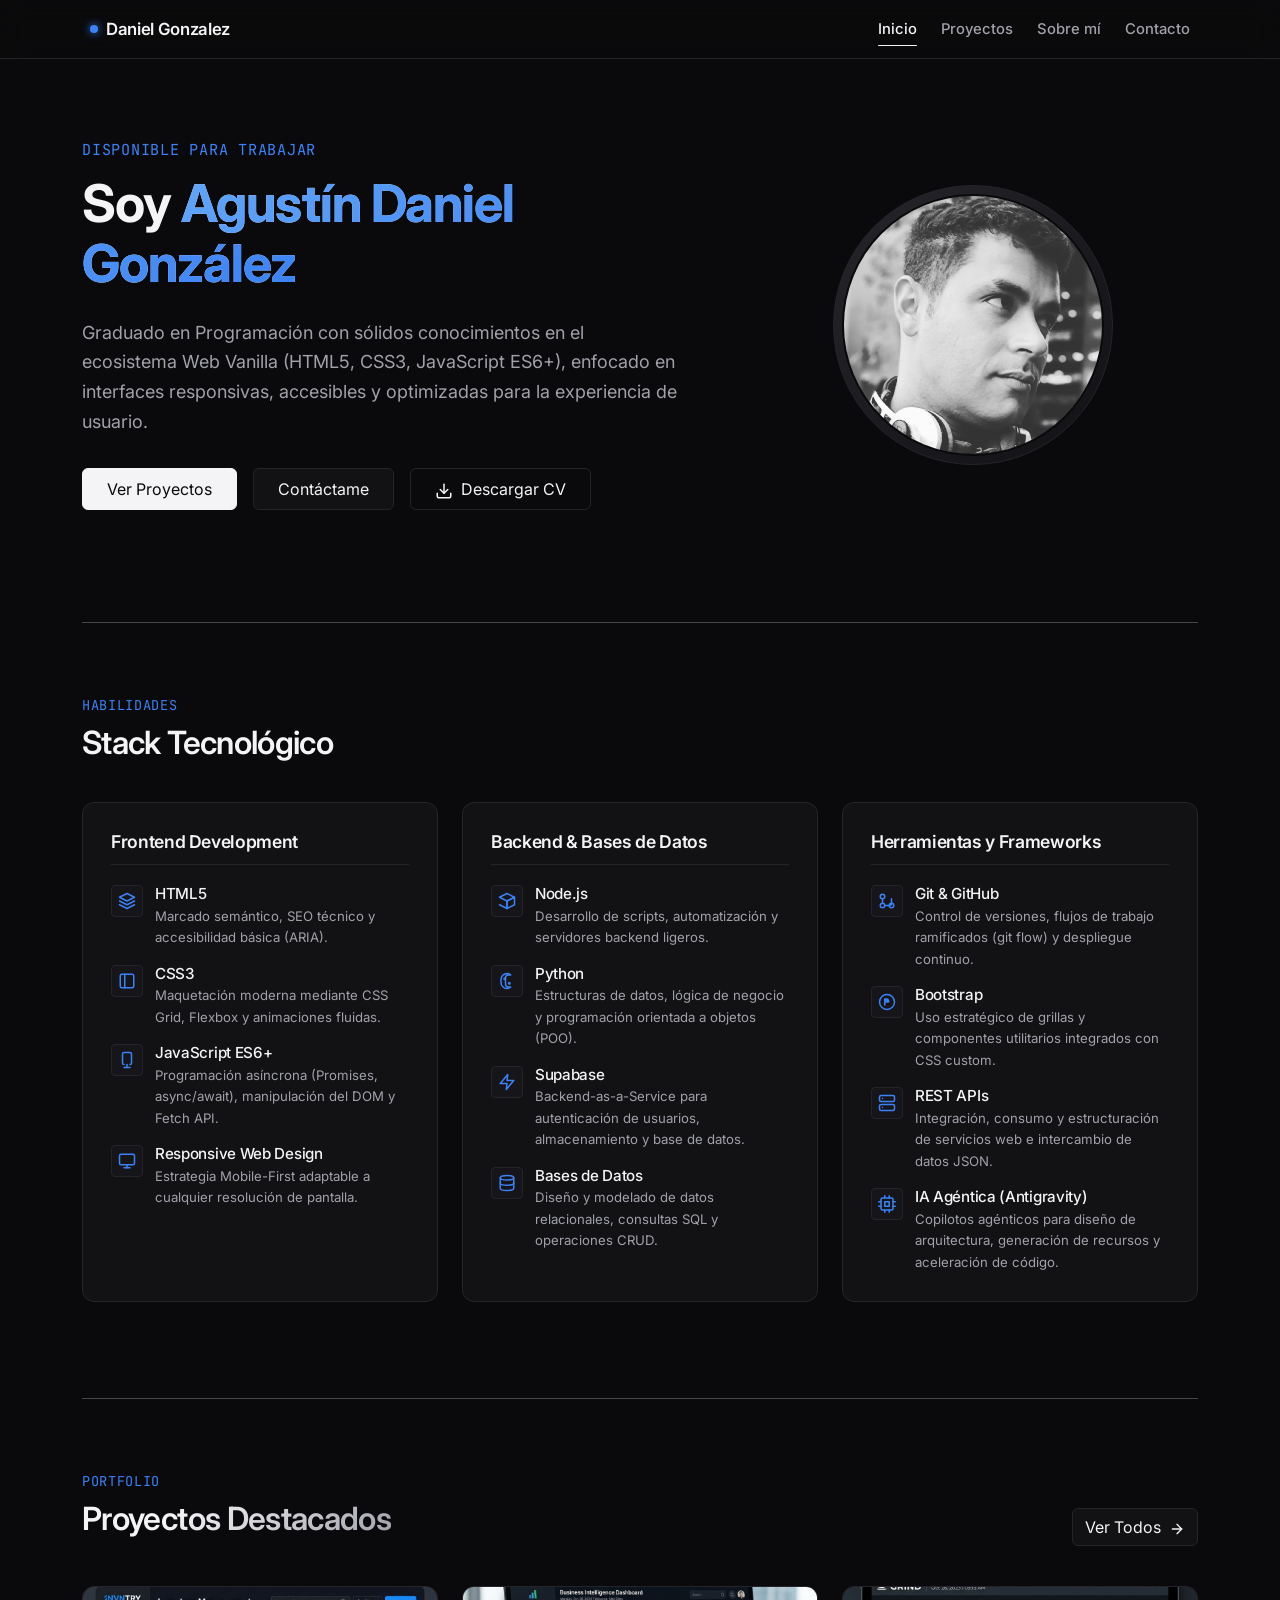
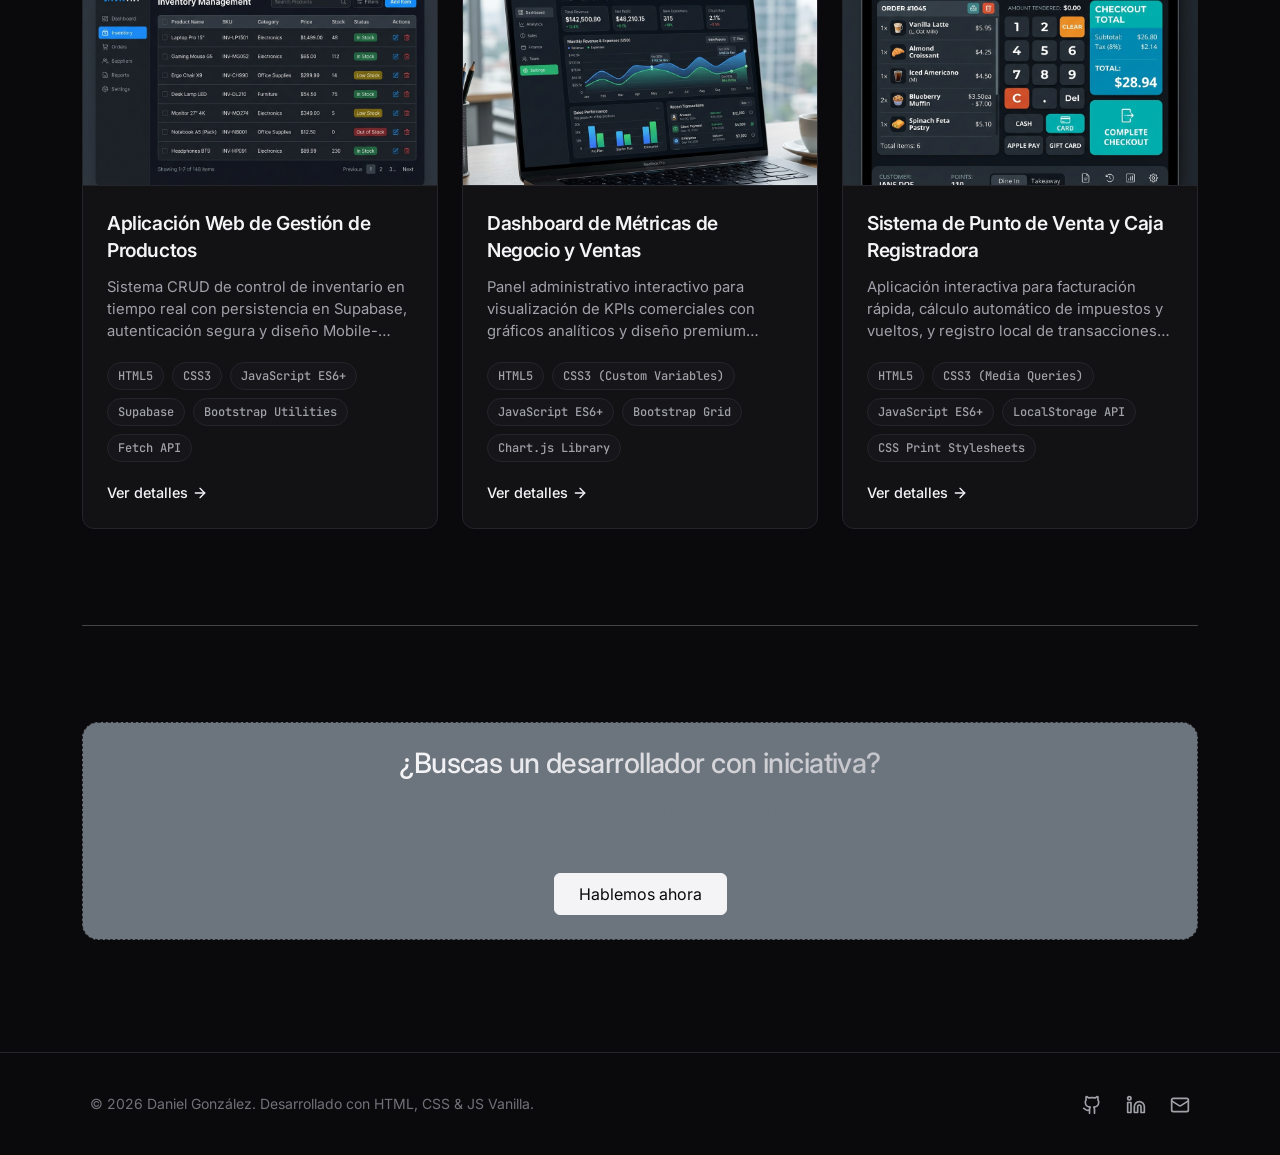
<file: index.html>
<!DOCTYPE html>
<html lang="es">
<head>
  <meta charset="UTF-8">
  <meta name="viewport" content="width=device-width, initial-scale=1.0">
  <meta name="description" content="Portfolio profesional de Agustín Daniel González, Frontend Developer Junior graduado en Programación. Proyectos de software, tecnologías y contacto.">
  <title>Daniel González - Portfolio Profesional</title>
  
  <!-- Bootstrap 5 CSS CDN -->
  <link href="https://cdn.jsdelivr.net/npm/bootstrap@5.3.2/dist/css/bootstrap.min.css" rel="stylesheet" integrity="sha384-T3c6CoIi6uLrA9TneNEoa7RxnatzjcDSCmG1MXxSR1GAsXEV/Dwwykc2MPK8M2HN" crossorigin="crossorigin">
  
  <!-- Custom stylesheets -->
  <link rel="stylesheet" href="css/design-system.css">
  <link rel="stylesheet" href="css/components.css">
  <link rel="stylesheet" href="css/main.css">
  
  <!-- Web Components scripts -->
  <script type="module" src="js/components/Navbar.js"></script>
  <script type="module" src="js/components/Footer.js"></script>
  <script type="module" src="js/components/ProjectCard.js"></script>
  
  <!-- Main application script -->
  <script type="module" src="js/app.js"></script>
</head>
<body data-page="home">

  <!-- Reusable Navbar Component -->
  <portfolio-navbar active="home"></portfolio-navbar>

  <main class="container">
    <!-- 1. Hero Section -->
    <section class="hero-section row align-items-center" aria-label="Introducción">
      <div class="col-lg-7 text-start">
        <div class="hero-subtitle">Disponible para Trabajar</div>
        <h1 class="hero-title text-gradient" id="hero-title">
          Soy Agustín Daniel González
        </h1>
        <p class="hero-description" id="hero-desc">
          Frontend Developer Junior enfocado en interfaces responsivas, accesibles y orientadas a la experiencia de usuario.
        </p>
        <div class="d-flex flex-wrap gap-3 mt-4">
          <a href="projects.html" class="btn btn-primary px-4 py-2" id="hero-cta-projects">Ver Proyectos</a>
          <a href="contact.html" class="btn btn-secondary px-4 py-2" id="hero-cta-contact">Contáctame</a>
          <a href="#" class="btn btn-outline-primary px-4 py-2" data-profile="cv" download id="hero-cta-cv">
            <svg xmlns="http://www.w3.org/2000/svg" width="18" height="18" viewBox="0 0 24 24" fill="none" stroke="currentColor" stroke-width="2" stroke-linecap="round" stroke-linejoin="round" class="me-1"><path d="M21 15v4a2 2 0 0 1-2 2H5a2 2 0 0 1-2-2v-4"></path><polyline points="7 10 12 15 17 10"></polyline><line x1="12" y1="15" x2="12" y2="3"></line></svg>
            Descargar CV
          </a>
        </div>
      </div>
      
      <div class="col-lg-5 hero-image-container">
        <div class="hero-image-wrapper">
          <img src="assets/images/profile-avatar.png" alt="Fotografía de Daniel González" id="hero-avatar">
          <div class="hero-glow" aria-hidden="true"></div>
        </div>
      </div>
    </section>

    <hr class="my-5 border-color">

    <!-- 2. Technologies Section -->
    <section class="py-4" aria-labelledby="tech-heading">
      <div class="section-header">
        <span class="section-label">Habilidades</span>
        <h2 class="section-title text-gradient" id="tech-heading">Stack Tecnológico</h2>
      </div>
      
      <!-- Tech Grid dynamically populated by app.js -->
      <div class="row" id="tech-grid">
        <div class="col-12 text-center py-4">
          <div class="spinner-border text-primary" role="status">
            <span class="visually-hidden">Cargando tecnologías...</span>
          </div>
        </div>
      </div>
    </section>

    <hr class="my-5 border-color">

    <!-- 3. Featured Projects Section -->
    <section class="py-4" aria-labelledby="featured-heading">
      <div class="section-header d-flex justify-content-between align-items-end flex-wrap gap-2">
        <div>
          <span class="section-label">Portfolio</span>
          <h2 class="section-title text-gradient" id="featured-heading">Proyectos Destacados</h2>
        </div>
        <a href="projects.html" class="btn btn-secondary" id="see-all-projects-link">
          Ver Todos <svg xmlns="http://www.w3.org/2000/svg" width="16" height="16" viewBox="0 0 24 24" fill="none" stroke="currentColor" stroke-width="2" stroke-linecap="round" stroke-linejoin="round" class="ms-1"><line x1="5" y1="12" x2="19" y2="12"></line><polyline points="12 5 19 12 12 19"></polyline></svg>
        </a>
      </div>
      
      <!-- Projects Grid dynamically populated by app.js -->
      <div class="row" id="featured-projects-grid">
        <div class="col-12 text-center py-5">
          <div class="spinner-border text-primary" role="status">
            <span class="visually-hidden">Cargando proyectos...</span>
          </div>
        </div>
      </div>
    </section>

    <hr class="my-5 border-color">

    <!-- 4. Quick CTA Section -->
    <section class="py-5 text-center" aria-label="Llamado a la acción">
      <div class="py-4 border rounded-4 bg-secondary border-dashed p-4">
        <h2 class="h3 mb-3 text-gradient">¿Buscas un desarrollador con iniciativa?</h2>
        <p class="text-secondary mx-auto mb-4" style="max-width: 500px;">
          Estoy disponible para sumarme a equipos de desarrollo frontend o realizar colaboraciones en proyectos web.
        </p>
        <a href="contact.html" class="btn btn-primary px-4 py-2" id="cta-contact-btn">Hablemos ahora</a>
      </div>
    </section>
  </main>

  <!-- Reusable Footer Component -->
  <portfolio-footer></portfolio-footer>

  <!-- Bootstrap Bundle JS CDN -->
  <script src="https://cdn.jsdelivr.net/npm/bootstrap@5.3.2/dist/js/bootstrap.bundle.min.js" integrity="sha384-C6Rz83DNw5M+MNT8B5j7N6jIeHz" crossorigin="crossorigin"></script>
</body>
</html>
</file>
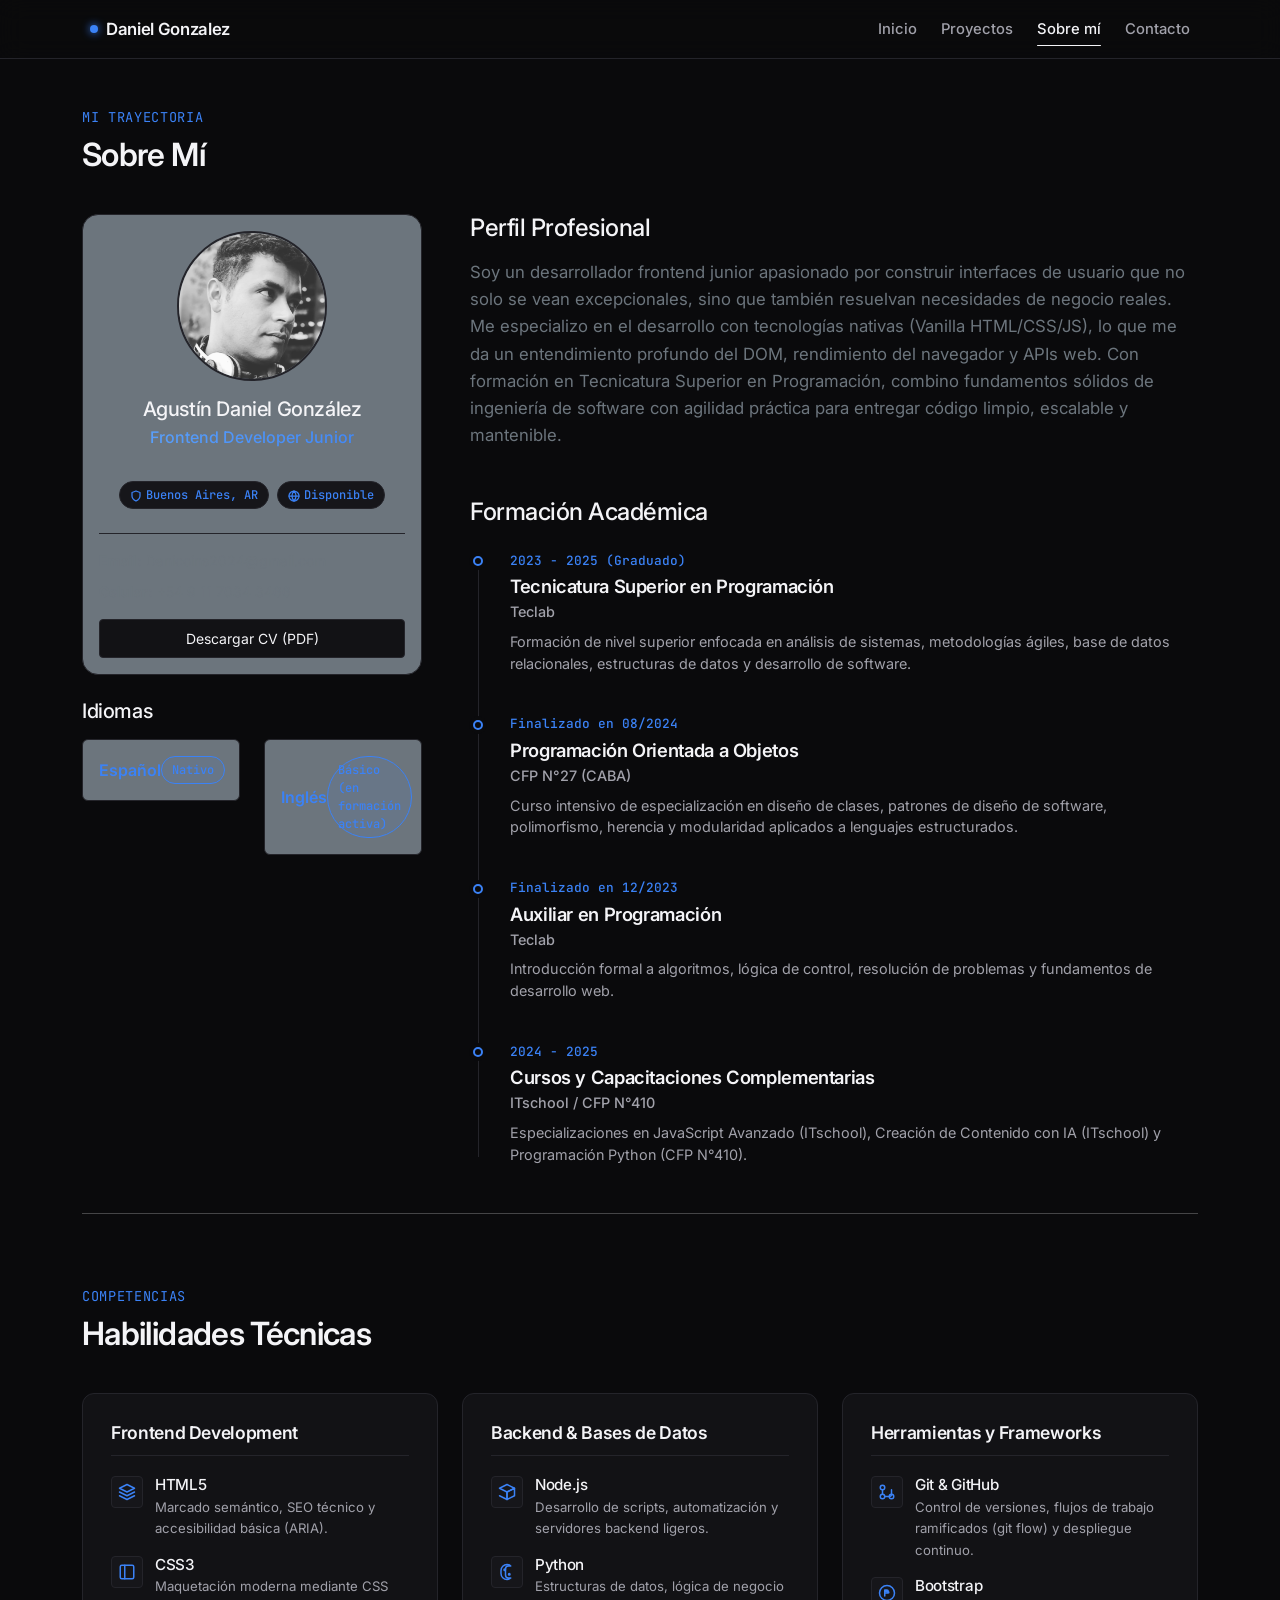
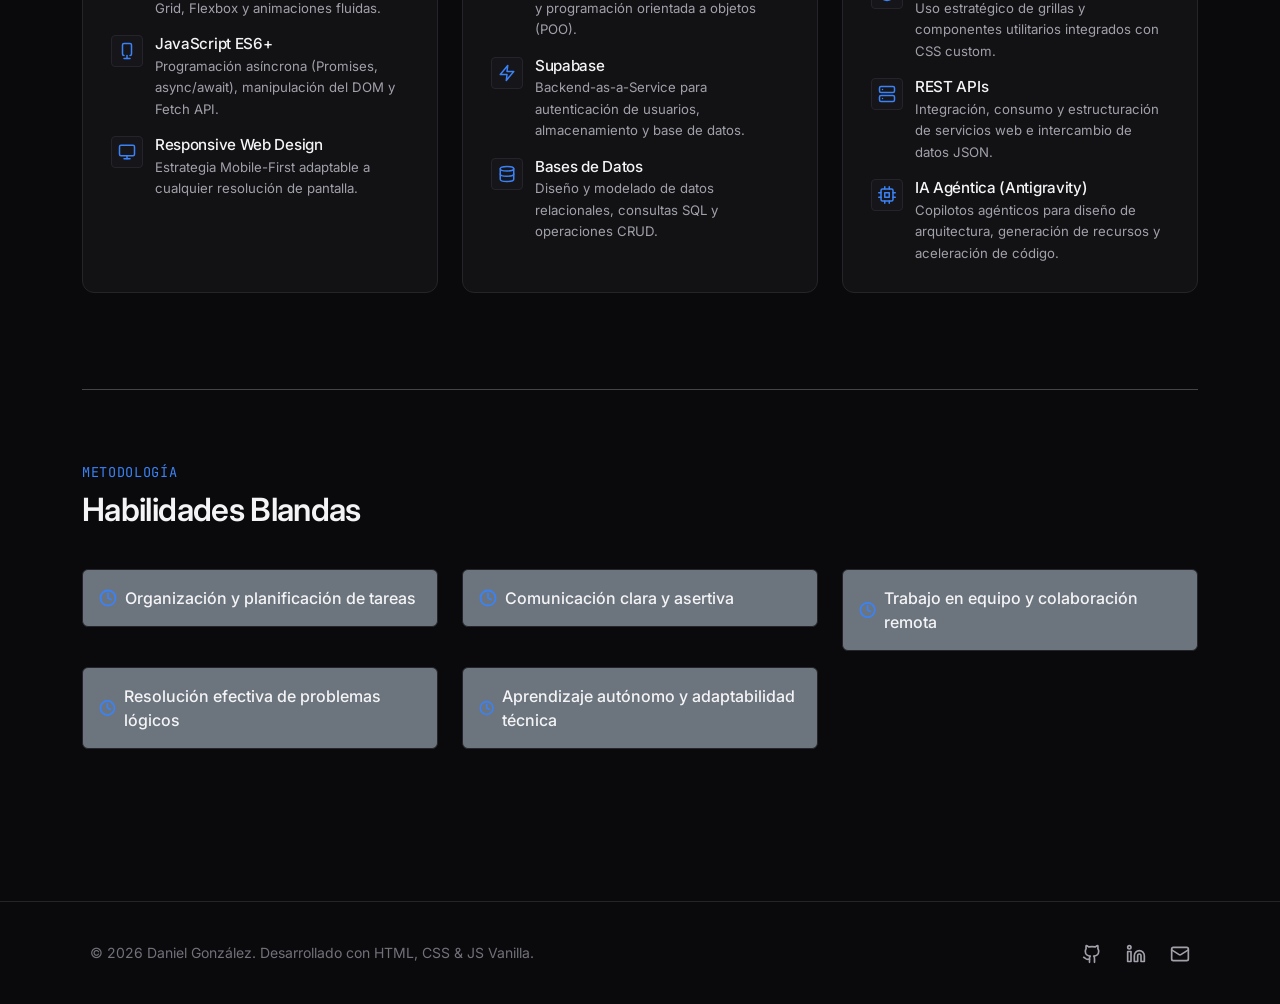
<file: about.html>
<!DOCTYPE html>
<html lang="es">
<head>
  <meta charset="UTF-8">
  <meta name="viewport" content="width=device-width, initial-scale=1.0">
  <meta name="description" content="Conoce la trayectoria profesional de Agustín Daniel González, Frontend Developer Junior. Educación técnica y habilidades.">
  <title>Sobre Mí - Daniel González Portfolio</title>
  
  <!-- Bootstrap 5 CSS CDN -->
  <link href="https://cdn.jsdelivr.net/npm/bootstrap@5.3.2/dist/css/bootstrap.min.css" rel="stylesheet" integrity="sha384-T3c6CoIi6uLrA9TneNEoa7RxnatzjcDSCmG1MXxSR1GAsXEV/Dwwykc2MPK8M2HN" crossorigin="crossorigin">
  
  <!-- Custom stylesheets -->
  <link rel="stylesheet" href="css/design-system.css">
  <link rel="stylesheet" href="css/components.css">
  <link rel="stylesheet" href="css/main.css">
  
  <!-- Web Components scripts -->
  <script type="module" src="js/components/Navbar.js"></script>
  <script type="module" src="js/components/Footer.js"></script>
  
  <!-- Main application script -->
  <script type="module" src="js/app.js"></script>
</head>
<body data-page="about">

  <!-- Reusable Navbar Component -->
  <portfolio-navbar active="about"></portfolio-navbar>

  <main class="container py-5">
    <!-- Section Header -->
    <div class="section-header">
      <span class="section-label">Mi Trayectoria</span>
      <h1 class="section-title text-gradient">Sobre Mí</h1>
    </div>

    <!-- Profile & Education Row -->
    <div class="row g-5 mb-5">
      <!-- Left Column: Portrait and Personal Specs -->
      <div class="col-lg-4">
        <div class="card p-3 mb-4 bg-secondary border border-color rounded-4 text-center">
          <div class="mx-auto mb-3" style="width: 150px; height: 150px; border-radius: 50%; overflow: hidden; border: 2px solid var(--border-color);">
            <img src="assets/images/profile-avatar.png" alt="Daniel González" class="w-100 h-100 object-fit-cover">
          </div>
          <h2 class="h5 mb-1" id="about-name">Agustín Daniel González</h2>
          <span class="text-accent-gradient fw-medium mb-3 d-block">Frontend Developer Junior</span>
          
          <div class="d-flex flex-wrap gap-2 justify-content-center mt-3">
            <span class="tech-chip text-primary"><svg xmlns="http://www.w3.org/2000/svg" width="12" height="12" viewBox="0 0 24 24" fill="none" stroke="currentColor" stroke-width="2.5" stroke-linecap="round" stroke-linejoin="round" class="me-1"><path d="M12 22s8-4 8-10V5l-8-3-8 3v7c0 6 8 10 8 10z"></path></svg>Buenos Aires, AR</span>
            <span class="tech-chip text-primary"><svg xmlns="http://www.w3.org/2000/svg" width="12" height="12" viewBox="0 0 24 24" fill="none" stroke="currentColor" stroke-width="2.5" stroke-linecap="round" stroke-linejoin="round" class="me-1"><circle cx="12" cy="12" r="10"></circle><line x1="2" y1="12" x2="22" y2="12"></line><path d="M12 2a15.3 15.3 0 0 1 4 10 15.3 15.3 0 0 1-4 10 15.3 15.3 0 0 1-4-10 15.3 15.3 0 0 1 4-10z"></path></svg>Disponible</span>
          </div>
          
          <div class="mt-4 text-start pt-3 border-top border-color">
            <p class="small text-secondary mb-2"><strong>Email:</strong> <span data-profile="email"></span></p>
            <p class="small text-secondary mb-3"><strong>Celular:</strong> <span data-profile="phone"></span></p>
            <a href="#" class="btn btn-secondary btn-sm w-100 py-2" data-profile="cv" download>Descargar CV (PDF)</a>
          </div>
        </div>

        <h3 class="h5 mb-3 text-gradient">Idiomas</h3>
        <div class="row" id="languages-grid">
          <!-- Languages dynamically injected by app.js -->
        </div>
      </div>

      <!-- Right Column: Biography & Timeline -->
      <div class="col-lg-8">
        <section class="mb-5" aria-labelledby="about-profile-heading">
          <h3 class="h4 mb-3 text-gradient" id="about-profile-heading">Perfil Profesional</h3>
          <p class="text-secondary" style="font-size: 1.05rem;" id="about-bio">
            Cargando biografía...
          </p>
        </section>

        <section aria-labelledby="about-education-heading">
          <h3 class="h4 mb-4 text-gradient" id="about-education-heading">Formación Académica</h3>
          
          <!-- Education Timeline Container -->
          <div class="timeline-container" id="education-timeline">
            <!-- Dynamically populated education items -->
          </div>
        </section>
      </div>
    </div>

    <hr class="my-5 border-color">

    <!-- Grouped Skills Section -->
    <section class="py-4" aria-labelledby="about-skills-heading">
      <div class="section-header">
        <span class="section-label">Competencias</span>
        <h2 class="section-title text-gradient" id="about-skills-heading">Habilidades Técnicas</h2>
      </div>
      <div class="row" id="about-tech-grid">
        <!-- Reusable tech cards -->
      </div>
    </section>

    <hr class="my-5 border-color">

    <!-- Soft Skills Section -->
    <section class="py-4" aria-labelledby="about-soft-heading">
      <div class="section-header">
        <span class="section-label">Metodología</span>
        <h2 class="section-title text-gradient" id="about-soft-heading">Habilidades Blandas</h2>
      </div>
      <div class="row" id="soft-skills-grid">
        <!-- Soft skills injected by app.js -->
      </div>
    </section>
  </main>

  <!-- Reusable Footer Component -->
  <portfolio-footer></portfolio-footer>

  <!-- Bootstrap Bundle JS CDN -->
  <script src="https://cdn.jsdelivr.net/npm/bootstrap@5.3.2/dist/js/bootstrap.bundle.min.js" integrity="sha384-C6Rz83DNw5M+MNT8B5j7N6jIeHz" crossorigin="crossorigin"></script>
</body>
</html>
</file>
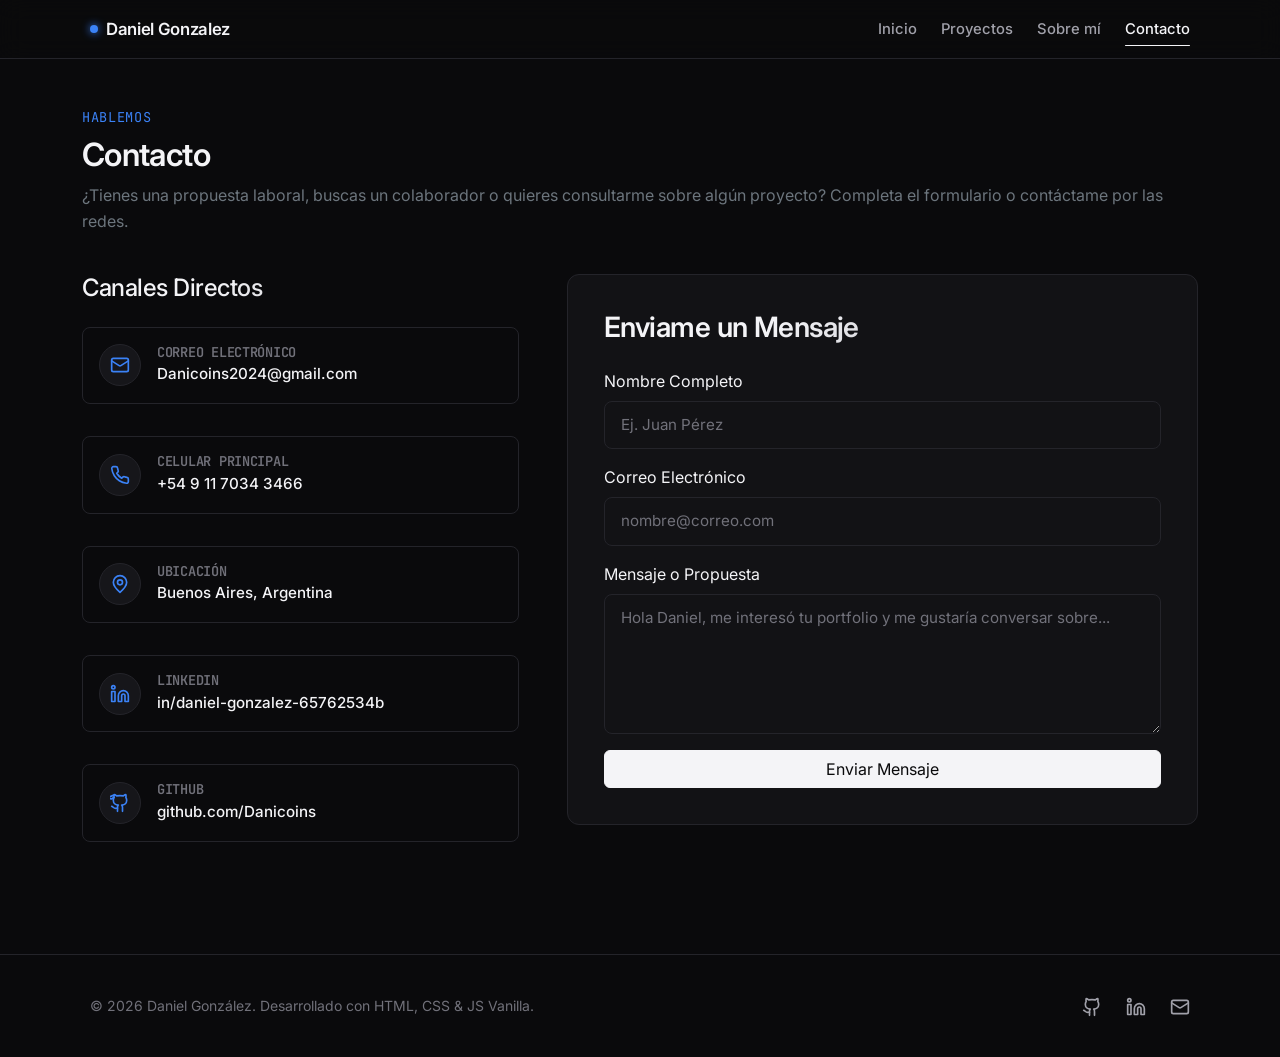
<file: contact.html>
<!DOCTYPE html>
<html lang="es">
<head>
  <meta charset="UTF-8">
  <meta name="viewport" content="width=device-width, initial-scale=1.0">
  <meta name="description" content="Ponte en contacto con Agustín Daniel González. Formulario de contacto directo y enlaces a redes profesionales.">
  <title>Contacto - Daniel González Portfolio</title>
  
  <!-- Bootstrap 5 CSS CDN -->
  <link href="https://cdn.jsdelivr.net/npm/bootstrap@5.3.2/dist/css/bootstrap.min.css" rel="stylesheet" integrity="sha384-T3c6CoIi6uLrA9TneNEoa7RxnatzjcDSCmG1MXxSR1GAsXEV/Dwwykc2MPK8M2HN" crossorigin="crossorigin">
  
  <!-- Custom stylesheets -->
  <link rel="stylesheet" href="css/design-system.css">
  <link rel="stylesheet" href="css/components.css">
  <link rel="stylesheet" href="css/main.css">
  
  <!-- Web Components scripts -->
  <script type="module" src="js/components/Navbar.js"></script>
  <script type="module" src="js/components/Footer.js"></script>
  <script type="module" src="js/components/ContactForm.js"></script>
  
  <!-- Main application script -->
  <script type="module" src="js/app.js"></script>
</head>
<body data-page="contact">

  <!-- Reusable Navbar Component -->
  <portfolio-navbar active="contact"></portfolio-navbar>

  <main class="container py-5">
    <!-- Section Header -->
    <div class="section-header">
      <span class="section-label">Hablemos</span>
      <h1 class="section-title text-gradient">Contacto</h1>
      <p class="text-secondary mt-2">
        ¿Tienes una propuesta laboral, buscas un colaborador o quieres consultarme sobre algún proyecto? Completa el formulario o contáctame por las redes.
      </p>
    </div>

    <!-- Contact Grid -->
    <div class="row g-5">
      <!-- Left Column: Contact Methods list -->
      <section class="col-lg-5" aria-labelledby="heading-methods">
        <h2 class="h4 mb-4 text-gradient" id="heading-methods">Canales Directos</h2>
        <div class="d-flex flex-column gap-3" id="contact-methods">
          <!-- Dynamically populated contact list by app.js -->
          <div class="text-center py-4 border border-color rounded bg-secondary">
            <div class="spinner-border text-primary" role="status">
              <span class="visually-hidden">Cargando canales...</span>
            </div>
          </div>
        </div>
      </section>

      <!-- Right Column: Reusable Contact Form Component -->
      <section class="col-lg-7" aria-labelledby="heading-form">
        <h2 class="visually-hidden" id="heading-form">Formulario de Contacto</h2>
        <!-- Web Component registers contact form logic -->
        <contact-form></contact-form>
      </section>
    </div>
  </main>

  <!-- Reusable Footer Component -->
  <portfolio-footer></portfolio-footer>

  <!-- Bootstrap Bundle JS CDN -->
  <script src="https://cdn.jsdelivr.net/npm/bootstrap@5.3.2/dist/js/bootstrap.bundle.min.js" integrity="sha384-C6Rz83DNw5M+MNT8B5j7N6jIeHz" crossorigin="crossorigin"></script>
</body>
</html>
</file>
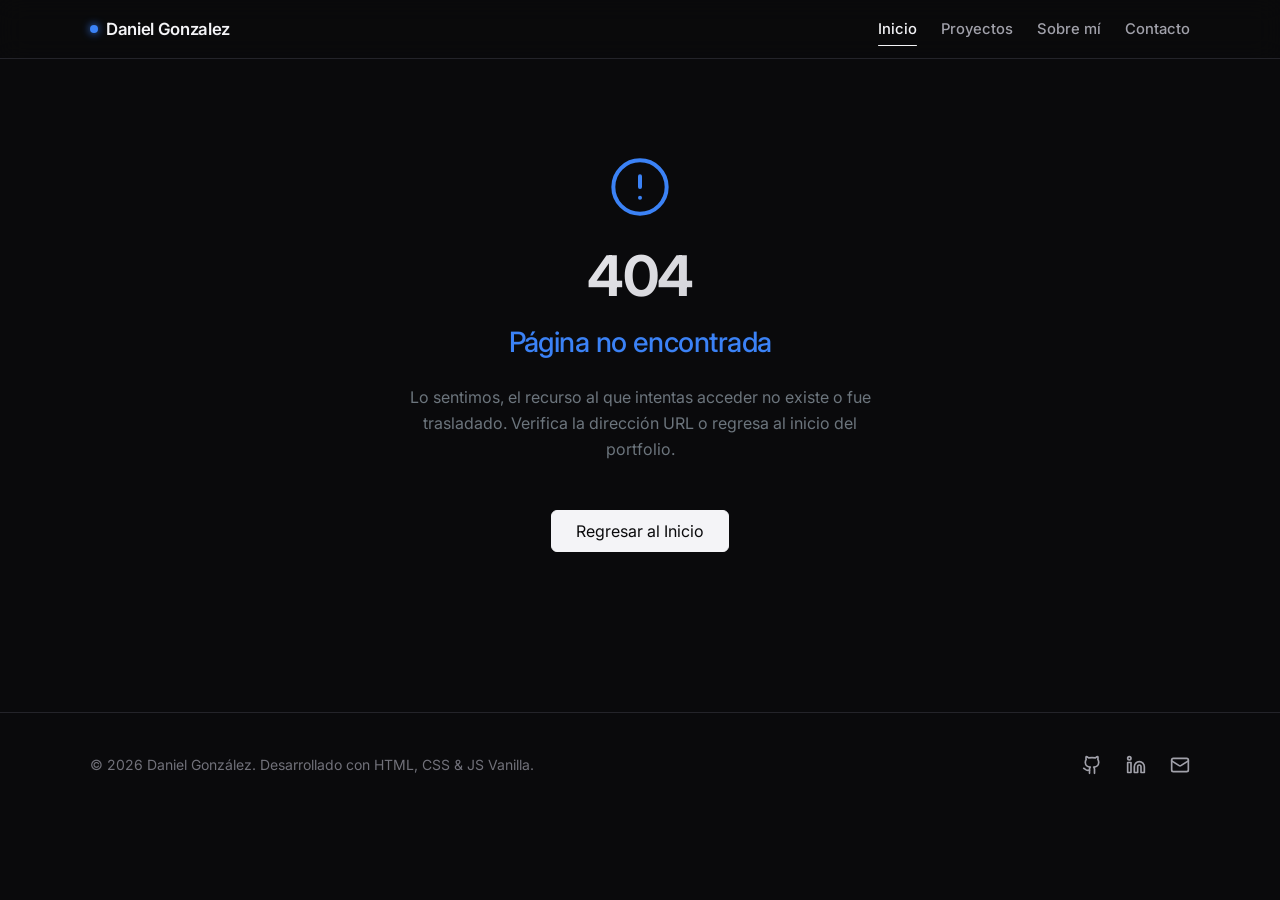
<file: project.html>
<!DOCTYPE html>
<html lang="es">
<head>
  <meta charset="UTF-8">
  <meta name="viewport" content="width=device-width, initial-scale=1.0">
  <meta name="description" content="Ficha técnica detallada, arquitectura, código fuente y demo en vivo del proyecto seleccionado.">
  <title>Detalle del Proyecto - Portfolio Profesional</title>
  
  <!-- Bootstrap 5 CSS CDN -->
  <link href="https://cdn.jsdelivr.net/npm/bootstrap@5.3.2/dist/css/bootstrap.min.css" rel="stylesheet" integrity="sha384-T3c6CoIi6uLrA9TneNEoa7RxnatzjcDSCmG1MXxSR1GAsXEV/Dwwykc2MPK8M2HN" crossorigin="crossorigin">
  
  <!-- Custom stylesheets -->
  <link rel="stylesheet" href="css/design-system.css">
  <link rel="stylesheet" href="css/components.css">
  <link rel="stylesheet" href="css/main.css">
  
  <!-- Web Components scripts -->
  <script type="module" src="js/components/Navbar.js"></script>
  <script type="module" src="js/components/Footer.js"></script>
  
  <!-- Main application script -->
  <script type="module" src="js/app.js"></script>
</head>
<body data-page="project-detail">

  <!-- Reusable Navbar Component -->
  <portfolio-navbar active="projects"></portfolio-navbar>

  <main class="container py-4">
    <!-- Breadcrumb & Back Link -->
    <a href="projects.html" class="detail-back-link" id="back-to-projects">
      <svg xmlns="http://www.w3.org/2000/svg" width="16" height="16" viewBox="0 0 24 24" fill="none" stroke="currentColor" stroke-width="2.5" stroke-linecap="round" stroke-linejoin="round" class="feather feather-arrow-left"><line x1="19" y1="12" x2="5" y2="12"></line><polyline points="12 19 5 12 12 5"></polyline></svg>
      Volver a proyectos
    </a>

    <!-- Detail Header -->
    <section class="detail-header" aria-labelledby="project-detail-title">
      <div class="row align-items-center g-4">
        <div class="col-lg-8">
          <h1 class="detail-title text-gradient" id="project-detail-title">
            Cargando proyecto...
          </h1>
          <p class="detail-summary text-secondary mb-0" id="project-detail-summary">
            Cargando descripción...
          </p>
        </div>
        <div class="col-lg-4 text-lg-end">
          <div class="detail-actions justify-content-lg-end">
            <a href="#" target="_blank" rel="noopener noreferrer" class="btn btn-primary px-4 py-2" id="project-demo-link">
              <svg xmlns="http://www.w3.org/2000/svg" width="18" height="18" viewBox="0 0 24 24" fill="none" stroke="currentColor" stroke-width="2" stroke-linecap="round" stroke-linejoin="round" class="me-1"><path d="M18 13v6a2 2 0 0 1-2 2H5a2 2 0 0 1-2-2V8a2 2 0 0 1 2-2h6"></path><polyline points="15 3 21 3 21 9"></polyline><line x1="10" y1="14" x2="21" y2="3"></line></svg>
              Demo en Vivo
            </a>
            <a href="#" target="_blank" rel="noopener noreferrer" class="btn btn-secondary px-4 py-2" id="project-code-link">
              <svg xmlns="http://www.w3.org/2000/svg" width="18" height="18" viewBox="0 0 24 24" fill="none" stroke="currentColor" stroke-width="2" stroke-linecap="round" stroke-linejoin="round" class="me-1"><path d="M9 19c-5 1.5-5-2.5-7-3m14 6v-3.87a3.37 3.37 0 0 0-.94-2.61c3.14-.35 6.44-1.54 6.44-7A5.44 5.44 0 0 0 20 4.77 5.07 5.07 0 0 0 19.91 1S18.73.65 16 2.48a13.38 13.38 0 0 0-7 0C6.27.65 5.09 1 5.09 1A5.07 5.07 0 0 0 5 4.77a5.44 5.44 0 0 0-1.5 3.78c0 5.42 3.3 6.61 6.44 7A3.37 3.37 0 0 0 9 18.13V22"></path></svg>
              Ver Código
            </a>
          </div>
        </div>
      </div>
    </section>

    <!-- Main Project Screenshot -->
    <div class="detail-hero-image">
      <img src="" alt="Vista previa del proyecto" id="project-detail-image">
    </div>

    <!-- Technical Case Study Layout -->
    <div class="row g-5">
      <!-- Detailed Description Column -->
      <div class="col-lg-8">
        <!-- Problem Section -->
        <section class="mb-5" aria-labelledby="heading-problem">
          <h2 class="detail-section-title" id="heading-problem">El Problema que Resuelve</h2>
          <p class="text-secondary" id="project-problem">Cargando...</p>
        </section>

        <!-- Goals Section -->
        <section class="mb-5" aria-labelledby="heading-goals">
          <h2 class="detail-section-title" id="heading-goals">Objetivos de Desarrollo</h2>
          <ul class="text-secondary" id="project-goals">
            <li>Cargando...</li>
          </ul>
        </section>

        <!-- Features Section -->
        <section class="mb-5" aria-labelledby="heading-features">
          <h2 class="detail-section-title" id="heading-features">Funcionalidades Clave</h2>
          <ul class="list-unstyled text-secondary" id="project-features">
            <!-- Dynamically populated checklist -->
          </ul>
        </section>

        <!-- Architecture Section -->
        <section class="mb-5" aria-labelledby="heading-architecture">
          <h2 class="detail-section-title" id="heading-architecture">Arquitectura del Proyecto</h2>
          <p class="text-secondary" id="project-architecture">Cargando...</p>
        </section>

        <!-- Learnings Section -->
        <section class="mb-5" aria-labelledby="heading-learnings">
          <h2 class="detail-section-title" id="heading-learnings">Aprendizajes Obtenidos</h2>
          <ul class="text-secondary" id="project-learnings">
            <li>Cargando...</li>
          </ul>
        </section>

        <!-- Conclusions Section -->
        <section class="mb-5" aria-labelledby="heading-conclusions">
          <h2 class="detail-section-title" id="heading-conclusions">Conclusiones</h2>
          <p class="text-secondary" id="project-conclusions">Cargando...</p>
        </section>
      </div>

      <!-- Tech Specs Sidebar Column -->
      <aside class="col-lg-4">
        <div class="sticky-top" style="top: 5.5rem;">
          <h2 class="h5 mb-3 text-gradient">Especificaciones Técnicas</h2>
          
          <div class="specs-card">
            <div class="specs-row">
              <span class="specs-label">Categoría</span>
              <span class="specs-value">Desarrollo Web</span>
            </div>
            <div class="specs-row">
              <span class="specs-label">Frameworks</span>
              <span class="specs-value">Ninguno (Vanilla)</span>
            </div>
            <div class="specs-row">
              <span class="specs-label">Estilo CSS</span>
              <span class="specs-value">Customized Bootstrap</span>
            </div>
            <div class="specs-row">
              <span class="specs-label">Despliegue</span>
              <span class="specs-value">Netlify / GitHub Pages</span>
            </div>
          </div>
          
          <h2 class="h5 mb-3 text-gradient">Tecnologías Aplicadas</h2>
          <div class="d-flex flex-wrap gap-2" id="project-tech-badges">
            <!-- Dynamic tech chips -->
          </div>
        </div>
      </aside>
    </div>
  </main>

  <!-- Reusable Footer Component -->
  <portfolio-footer></portfolio-footer>

  <!-- Bootstrap Bundle JS CDN -->
  <script src="https://cdn.jsdelivr.net/npm/bootstrap@5.3.2/dist/js/bootstrap.bundle.min.js" integrity="sha384-C6Rz83DNw5M+MNT8B5j7N6jIeHz" crossorigin="crossorigin"></script>
</body>
</html>
</file>
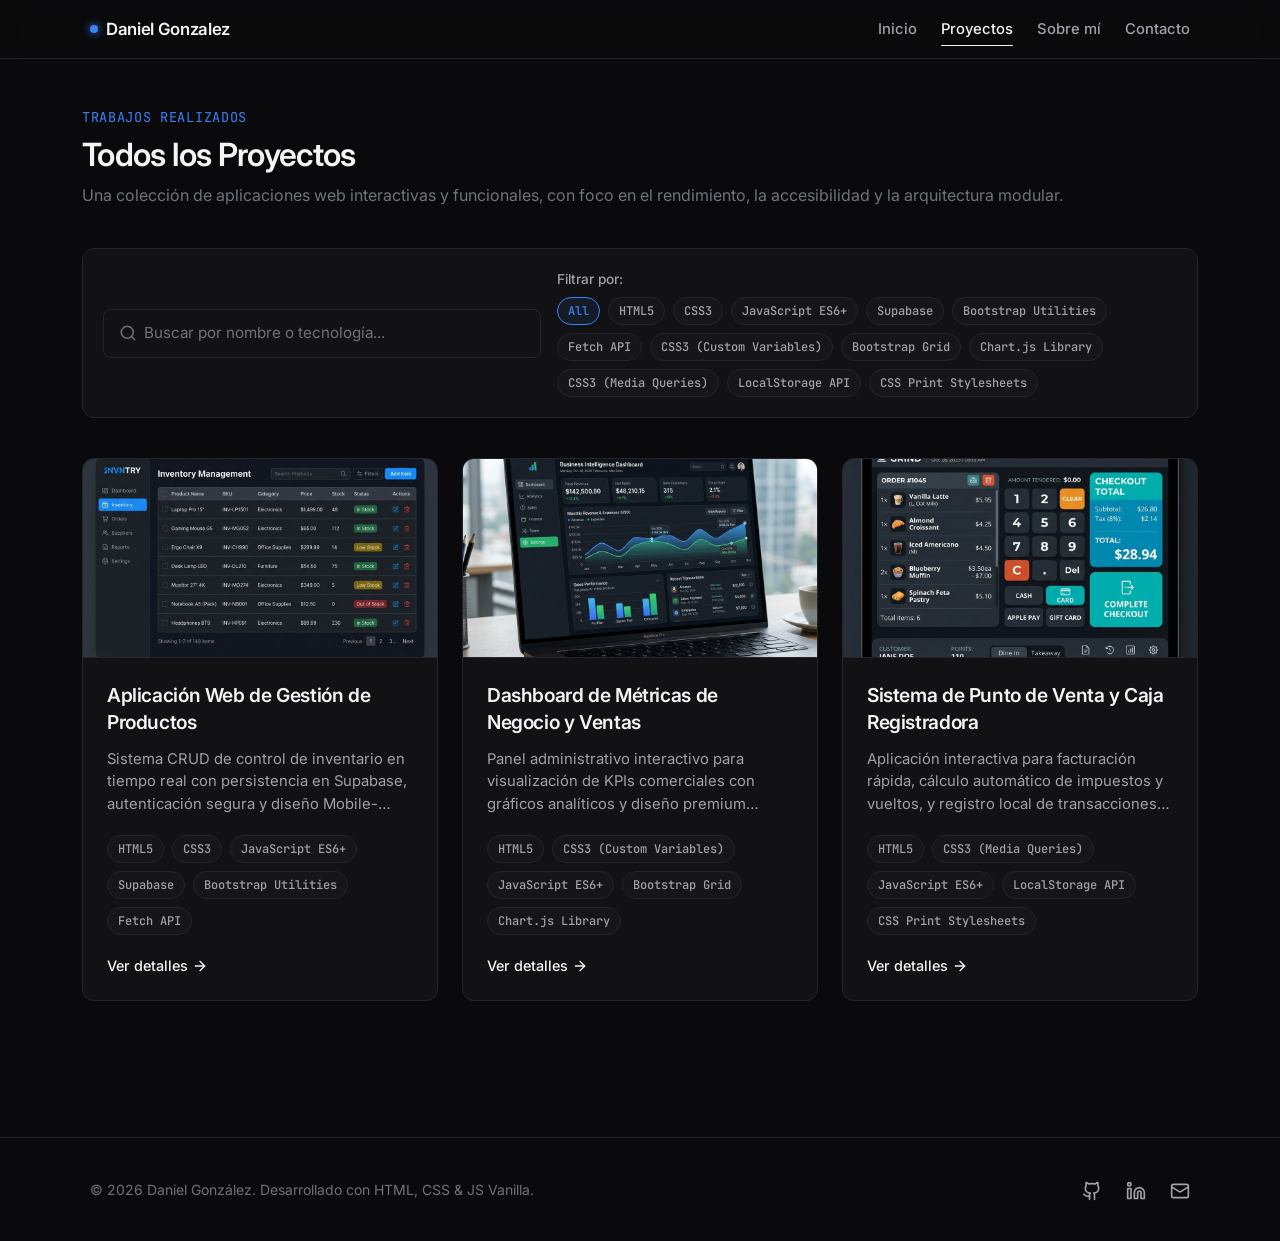
<file: projects.html>
<!DOCTYPE html>
<html lang="es">
<head>
  <meta charset="UTF-8">
  <meta name="viewport" content="width=device-width, initial-scale=1.0">
  <meta name="description" content="Explora todos los proyectos de software desarrollados por Agustín Daniel González. Buscador interactivo y filtrado por tecnologías.">
  <title>Proyectos - Daniel González Portfolio</title>
  
  <!-- Bootstrap 5 CSS CDN -->
  <link href="https://cdn.jsdelivr.net/npm/bootstrap@5.3.2/dist/css/bootstrap.min.css" rel="stylesheet" integrity="sha384-T3c6CoIi6uLrA9TneNEoa7RxnatzjcDSCmG1MXxSR1GAsXEV/Dwwykc2MPK8M2HN" crossorigin="crossorigin">
  
  <!-- Custom stylesheets -->
  <link rel="stylesheet" href="css/design-system.css">
  <link rel="stylesheet" href="css/components.css">
  <link rel="stylesheet" href="css/main.css">
  
  <!-- Web Components scripts -->
  <script type="module" src="js/components/Navbar.js"></script>
  <script type="module" src="js/components/Footer.js"></script>
  <script type="module" src="js/components/ProjectCard.js"></script>
  
  <!-- Main application script -->
  <script type="module" src="js/app.js"></script>
</head>
<body data-page="projects">

  <!-- Reusable Navbar Component -->
  <portfolio-navbar active="projects"></portfolio-navbar>

  <main class="container py-5">
    <!-- Section Header -->
    <div class="section-header">
      <span class="section-label">Trabajos Realizados</span>
      <h1 class="section-title text-gradient">Todos los Proyectos</h1>
      <p class="text-secondary mt-2">
        Una colección de aplicaciones web interactivas y funcionales, con foco en el rendimiento, la accesibilidad y la arquitectura modular.
      </p>
    </div>

    <!-- Filter & Search Bar -->
    <div class="filter-bar">
      <div class="row g-3 align-items-center">
        <!-- Search Field -->
        <div class="col-lg-5">
          <div class="search-wrapper">
            <svg class="search-icon" xmlns="http://www.w3.org/2000/svg" width="18" height="18" viewBox="0 0 24 24" fill="none" stroke="currentColor" stroke-width="2" stroke-linecap="round" stroke-linejoin="round" aria-hidden="true"><circle cx="11" cy="11" r="8"></circle><line x1="21" y1="21" x2="16.65" y2="16.65"></line></svg>
            <input 
              type="text" 
              class="form-control search-input" 
              id="project-search" 
              placeholder="Buscar por nombre o tecnología..."
              aria-label="Buscar proyectos"
            >
          </div>
        </div>
        
        <!-- Filter Tags -->
        <div class="col-lg-7">
          <div class="d-flex align-items-center flex-wrap gap-2">
            <span class="filter-label">Filtrar por:</span>
            <div class="filter-tags-container" id="filter-tags-container">
              <!-- Dynamically loaded technology filters -->
            </div>
          </div>
        </div>
      </div>
    </div>

    <!-- Projects Grid Container -->
    <div class="row" id="projects-grid">
      <div class="col-12 text-center py-5">
        <div class="spinner-border text-primary" role="status">
          <span class="visually-hidden">Cargando proyectos...</span>
        </div>
      </div>
    </div>
  </main>

  <!-- Reusable Footer Component -->
  <portfolio-footer></portfolio-footer>

  <!-- Bootstrap Bundle JS CDN -->
  <script src="https://cdn.jsdelivr.net/npm/bootstrap@5.3.2/dist/js/bootstrap.bundle.min.js" integrity="sha384-C6Rz83DNw5M+MNT8B5j7N6jIeHz" crossorigin="crossorigin"></script>
</body>
</html>
</file>
<file: css/components.css>
/**
 * components.css
 * Styles for reusable Native Web Components and UI elements.
 */

/* ==========================================
   1. NAVBAR COMPONENT
   ========================================== */
portfolio-navbar {
  display: block;
  position: sticky;
  top: 0;
  z-index: 1000;
  width: 100%;
}

.navbar-wrapper {
  background-color: rgba(10, 10, 12, 0.8);
  border-bottom: 1px solid var(--border-color);
  backdrop-filter: blur(12px);
  -webkit-backdrop-filter: blur(12px);
  padding: 0.875rem 0;
  transition: border-color var(--transition-fast);
}

.navbar-container {
  display: flex;
  justify-content: space-between;
  align-items: center;
  max-width: 1140px;
  margin: 0 auto;
  padding: 0 1.25rem;
}

.navbar-logo {
  font-weight: 600;
  font-size: 1.05rem;
  letter-spacing: -0.02em;
  color: var(--text-primary);
  display: flex;
  align-items: center;
  gap: 0.5rem;
  transition: opacity var(--transition-fast);
}

.navbar-logo:hover {
  opacity: 0.85;
  color: var(--text-primary);
}

.logo-dot {
  width: 8px;
  height: 8px;
  background-color: var(--accent-color);
  border-radius: 50%;
  box-shadow: 0 0 8px var(--accent-color);
}

.navbar-links {
  display: flex;
  gap: 1.5rem;
  align-items: center;
}

.navbar-links a {
  font-size: 0.925rem;
  color: var(--text-secondary);
  font-weight: 500;
  position: relative;
  padding: 0.25rem 0;
  transition: color var(--transition-fast);
}

.navbar-links a:hover {
  color: var(--text-primary);
}

.navbar-links a.active {
  color: var(--text-primary);
}

.navbar-links a.active::after {
  content: '';
  position: absolute;
  bottom: -2px;
  left: 0;
  width: 100%;
  height: 1.5px;
  background-color: var(--text-primary);
  border-radius: 1px;
}

@media (max-width: 576px) {
  .navbar-container {
    flex-direction: column;
    gap: 0.75rem;
    padding: 0.5rem 1rem;
  }
  .navbar-links {
    gap: 1.25rem;
  }
}

/* ==========================================
   2. FOOTER COMPONENT
   ========================================== */
portfolio-footer {
  display: block;
  margin-top: auto;
  width: 100%;
}

.footer-wrapper {
  background-color: var(--bg-primary);
  border-top: 1px solid var(--border-color);
  padding: 2.5rem 0;
  margin-top: 4rem;
}

.footer-container {
  max-width: 1140px;
  margin: 0 auto;
  padding: 0 1.25rem;
  display: flex;
  justify-content: space-between;
  align-items: center;
}

.footer-text {
  font-size: 0.875rem;
  color: var(--text-muted);
}

.footer-links {
  display: flex;
  gap: 1.5rem;
  align-items: center;
}

.footer-links a {
  font-size: 0.875rem;
  color: var(--text-secondary);
  transition: color var(--transition-fast);
}

.footer-links a:hover {
  color: var(--text-primary);
}

@media (max-width: 576px) {
  .footer-container {
    flex-direction: column;
    gap: 1rem;
    text-align: center;
  }
}

/* ==========================================
   3. PROJECT CARD COMPONENT
   ========================================== */
project-card {
  display: block;
  height: 100%;
}

.project-card {
  background-color: var(--bg-secondary);
  border: 1px solid var(--border-color);
  border-radius: var(--radius-lg);
  overflow: hidden;
  height: 100%;
  display: flex;
  flex-direction: column;
  transition: transform var(--transition-normal), border-color var(--transition-normal), box-shadow var(--transition-normal);
}

.project-card:hover {
  transform: translateY(-4px);
  border-color: var(--border-hover);
  box-shadow: 0 12px 24px -10px rgba(0, 0, 0, 0.6);
}

.card-image-wrapper {
  position: relative;
  aspect-ratio: 16 / 9;
  overflow: hidden;
  background-color: var(--bg-tertiary);
  border-bottom: 1px solid var(--border-color);
}

.card-image-wrapper img {
  width: 100%;
  height: 100%;
  object-fit: cover;
  transition: transform var(--transition-normal);
}

.project-card:hover .card-image-wrapper img {
  transform: scale(1.03);
}

.card-content {
  padding: 1.5rem;
  display: flex;
  flex-direction: column;
  flex-grow: 1;
}

.card-title {
  font-size: 1.2rem;
  margin-bottom: 0.75rem;
  color: var(--text-primary);
  line-height: 1.4;
}

.card-description {
  font-size: 0.925rem;
  color: var(--text-secondary);
  line-height: 1.5;
  margin-bottom: 1.25rem;
  display: -webkit-box;
  -webkit-line-clamp: 3;
  -webkit-box-orient: vertical;
  overflow: hidden;
}

.card-tech-list {
  display: flex;
  flex-wrap: wrap;
  gap: 0.5rem;
  margin-top: auto;
  margin-bottom: 1.25rem;
}

.card-link {
  font-size: 0.9rem;
  font-weight: 500;
  display: inline-flex;
  align-items: center;
  gap: 0.25rem;
  color: var(--text-primary);
  align-self: flex-start;
  transition: gap var(--transition-fast), color var(--transition-fast);
}

.card-link svg {
  width: 16px;
  height: 16px;
  stroke-width: 2;
  transition: transform var(--transition-fast);
}

.card-link:hover {
  color: var(--accent-color);
  gap: 0.5rem;
}

.card-link:hover svg {
  transform: translateX(2px);
}

/* ==========================================
   4. CHIPS & BADGES
   ========================================== */
.tech-chip {
  display: inline-block;
  font-size: 0.75rem;
  font-family: var(--font-mono);
  font-weight: 500;
  padding: 0.25rem 0.625rem;
  background-color: var(--bg-tertiary);
  border: 1px solid var(--border-color);
  color: var(--text-secondary);
  border-radius: 100px;
  transition: background-color var(--transition-fast), color var(--transition-fast), border-color var(--transition-fast);
}

.tech-chip:hover {
  background-color: var(--border-color);
  color: var(--text-primary);
}

.tech-chip-active {
  background-color: var(--accent-light);
  border-color: var(--accent-color);
  color: var(--accent-color);
}

/* ==========================================
   5. TOAST NOTIFICATION
   ========================================== */
.toast-container-custom {
  position: fixed;
  bottom: 2rem;
  right: 2rem;
  z-index: 1050;
  display: flex;
  flex-direction: column;
  gap: 0.75rem;
  max-width: 380px;
}

.toast-notification {
  background-color: var(--bg-secondary);
  border: 1px solid var(--border-color);
  border-left: 4px solid var(--accent-color);
  border-radius: var(--radius-md);
  padding: 1rem 1.25rem;
  box-shadow: var(--shadow-lg);
  color: var(--text-primary);
  display: flex;
  align-items: flex-start;
  gap: 0.75rem;
  transform: translateY(100px);
  opacity: 0;
  transition: transform 0.3s cubic-bezier(0.16, 1, 0.3, 1), opacity 0.3s ease;
}

.toast-notification.show {
  transform: translateY(0);
  opacity: 1;
}

.toast-notification.success {
  border-left-color: var(--success-color);
}

.toast-notification-content {
  flex-grow: 1;
}

.toast-notification-title {
  font-weight: 600;
  font-size: 0.95rem;
  margin-bottom: 0.15rem;
}

.toast-notification-desc {
  font-size: 0.85rem;
  color: var(--text-secondary);
  line-height: 1.4;
}

.toast-notification-close {
  background: none;
  border: none;
  color: var(--text-muted);
  cursor: pointer;
  padding: 0;
  margin-top: 2px;
  line-height: 1;
}

.toast-notification-close:hover {
  color: var(--text-primary);
}

/* ==========================================
   6. CONTACT FORM SPECIFIC
   ========================================== */
.contact-form-card {
  background-color: var(--bg-secondary);
  border: 1px solid var(--border-color);
  border-radius: var(--radius-lg);
  padding: 2.25rem;
}

@media (max-width: 576px) {
  .contact-form-card {
    padding: 1.5rem;
  }
}
</file>
<file: css/main.css>
/**
 * main.css
 * Page layouts and unique section styles.
 */

/* ==========================================
   1. HOME / LANDING PAGE
   ========================================== */
.hero-section {
  padding: 5rem 0 4rem 0;
  position: relative;
}

.hero-subtitle {
  font-size: 0.95rem;
  font-family: var(--font-mono);
  color: var(--accent-color);
  text-transform: uppercase;
  letter-spacing: 0.05em;
  margin-bottom: 0.75rem;
}

.hero-title {
  font-size: 3.25rem;
  font-weight: 700;
  line-height: 1.15;
  margin-bottom: 1.5rem;
}

.hero-description {
  font-size: 1.125rem;
  color: var(--text-secondary);
  max-width: 600px;
  line-height: 1.65;
  margin-bottom: 2rem;
}

.hero-image-container {
  display: flex;
  justify-content: center;
  align-items: center;
  position: relative;
}

.hero-image-wrapper {
  position: relative;
  width: 280px;
  height: 280px;
  border-radius: 50%;
  padding: 8px;
  background: linear-gradient(135deg, var(--border-color) 0%, var(--bg-secondary) 100%);
  border: 1px solid var(--border-color);
}

.hero-image-wrapper img {
  width: 100%;
  height: 100%;
  object-fit: cover;
  border-radius: 50%;
  border: 2px solid var(--bg-primary);
}

/* Decorative background glow - sutil y fino */
.hero-glow {
  position: absolute;
  top: 50%;
  left: 50%;
  transform: translate(-50%, -50%);
  width: 320px;
  height: 320px;
  background: radial-gradient(circle, rgba(59, 130, 246, 0.05) 0%, rgba(0,0,0,0) 70%);
  z-index: -1;
  pointer-events: none;
}

@media (max-width: 991px) {
  .hero-section {
    padding: 3rem 0;
    text-align: center;
  }
  .hero-title {
    font-size: 2.5rem;
  }
  .hero-description {
    margin-left: auto;
    margin-right: auto;
  }
  .hero-image-container {
    margin-top: 3rem;
  }
}

/* ==========================================
   2. TECH STACK (GROUPED SKILLS)
   ========================================== */
.section-header {
  margin-bottom: 2.5rem;
}

.section-label {
  font-size: 0.85rem;
  font-family: var(--font-mono);
  color: var(--accent-color);
  text-transform: uppercase;
  letter-spacing: 0.05em;
  margin-bottom: 0.5rem;
  display: block;
}

.section-title {
  font-size: 2rem;
  font-weight: 600;
}

.tech-group-card {
  background-color: var(--bg-secondary);
  border: 1px solid var(--border-color);
  border-radius: var(--radius-lg);
  padding: 1.75rem;
  height: 100%;
}

.tech-group-title {
  font-size: 1.1rem;
  margin-bottom: 1.25rem;
  display: flex;
  align-items: center;
  gap: 0.5rem;
  color: var(--text-primary);
  border-bottom: 1px solid var(--border-color);
  padding-bottom: 0.75rem;
}

.tech-item-row {
  display: flex;
  align-items: flex-start;
  gap: 0.75rem;
  margin-bottom: 1rem;
}

.tech-item-row:last-child {
  margin-bottom: 0;
}

.tech-item-icon {
  display: flex;
  align-items: center;
  justify-content: center;
  width: 32px;
  height: 32px;
  background-color: var(--bg-tertiary);
  border: 1px solid var(--border-color);
  border-radius: var(--radius-sm);
  color: var(--accent-color);
  flex-shrink: 0;
}

.tech-item-icon svg {
  width: 18px;
  height: 18px;
}

.tech-item-info {
  flex-grow: 1;
}

.tech-item-name {
  font-weight: 500;
  font-size: 0.95rem;
  color: var(--text-primary);
  margin-bottom: 0.15rem;
}

.tech-item-desc {
  font-size: 0.825rem;
  color: var(--text-secondary);
  margin-bottom: 0;
}

/* ==========================================
   3. EDUCATION TIMELINE
   ========================================== */
.timeline-container {
  position: relative;
  padding-left: 2rem;
  margin-left: 0.5rem;
}

.timeline-container::before {
  content: '';
  position: absolute;
  left: 0;
  top: 0.5rem;
  bottom: 0.5rem;
  width: 1px;
  background-color: var(--border-color);
}

.timeline-item {
  position: relative;
  margin-bottom: 2.5rem;
}

.timeline-item:last-child {
  margin-bottom: 0;
}

.timeline-dot {
  position: absolute;
  left: -2rem;
  top: 0.35rem;
  transform: translateX(-50%);
  width: 10px;
  height: 10px;
  border-radius: 50%;
  background-color: var(--bg-primary);
  border: 2px solid var(--accent-color);
  z-index: 2;
  box-shadow: 0 0 0 4px var(--bg-primary);
}

.timeline-period {
  font-family: var(--font-mono);
  font-size: 0.8rem;
  color: var(--accent-color);
  margin-bottom: 0.35rem;
  font-weight: 500;
}

.timeline-title {
  font-size: 1.15rem;
  font-weight: 600;
  color: var(--text-primary);
  margin-bottom: 0.25rem;
}

.timeline-inst {
  font-size: 0.9rem;
  color: var(--text-secondary);
  font-weight: 500;
  margin-bottom: 0.5rem;
}

.timeline-desc {
  font-size: 0.9rem;
  color: var(--text-secondary);
  line-height: 1.5;
  margin-bottom: 0;
}

/* ==========================================
   4. PROJECTS BROWSER (FILTERS & GRID)
   ========================================== */
.filter-bar {
  background-color: var(--bg-secondary);
  border: 1px solid var(--border-color);
  border-radius: var(--radius-lg);
  padding: 1.25rem;
  margin-bottom: 2.5rem;
}

.search-wrapper {
  position: relative;
}

.search-icon {
  position: absolute;
  left: 1rem;
  top: 50%;
  transform: translateY(-50%);
  color: var(--text-muted);
  pointer-events: none;
}

.search-input {
  padding-left: 2.5rem !important;
}

.filter-tags-container {
  display: flex;
  flex-wrap: wrap;
  gap: 0.5rem;
  align-items: center;
}

.filter-label {
  font-size: 0.85rem;
  color: var(--text-secondary);
  margin-right: 0.5rem;
  font-weight: 500;
}

.no-results {
  text-align: center;
  padding: 4rem 2rem;
  background-color: var(--bg-secondary);
  border: 1px dashed var(--border-color);
  border-radius: var(--radius-lg);
}

/* ==========================================
   5. PROJECT DETAIL VIEW
   ========================================== */
.detail-header {
  padding: 3.5rem 0 2rem 0;
  border-bottom: 1px solid var(--border-color);
  margin-bottom: 2.5rem;
}

.detail-back-link {
  display: inline-flex;
  align-items: center;
  gap: 0.35rem;
  font-size: 0.875rem;
  color: var(--text-secondary);
  margin-bottom: 1.5rem;
  transition: color var(--transition-fast);
}

.detail-back-link:hover {
  color: var(--text-primary);
}

.detail-title {
  font-size: 2.5rem;
  font-weight: 700;
  margin-bottom: 1rem;
  letter-spacing: -0.02em;
}

.detail-summary {
  font-size: 1.1rem;
  color: var(--text-secondary);
  line-height: 1.6;
  margin-bottom: 1.75rem;
}

.detail-actions {
  display: flex;
  gap: 1rem;
  flex-wrap: wrap;
}

.detail-hero-image {
  border-radius: var(--radius-lg);
  border: 1px solid var(--border-color);
  overflow: hidden;
  background-color: var(--bg-secondary);
  margin-bottom: 3rem;
  aspect-ratio: 16 / 9;
}

.detail-hero-image img {
  width: 100%;
  height: 100%;
  object-fit: cover;
}

.detail-section-title {
  font-size: 1.35rem;
  font-weight: 600;
  margin-bottom: 1rem;
  color: var(--text-primary);
  display: flex;
  align-items: center;
  gap: 0.5rem;
}

.detail-section-title::before {
  content: '';
  width: 3px;
  height: 1rem;
  background-color: var(--accent-color);
  border-radius: 4px;
}

.specs-card {
  background-color: var(--bg-secondary);
  border: 1px solid var(--border-color);
  border-radius: var(--radius-lg);
  padding: 1.5rem;
  margin-bottom: 2rem;
}

.specs-row {
  display: flex;
  justify-content: space-between;
  border-bottom: 1px solid var(--border-color);
  padding: 0.875rem 0;
}

.specs-row:last-child {
  border-bottom: none;
  padding-bottom: 0;
}

.specs-row:first-child {
  padding-top: 0;
}

.specs-label {
  font-size: 0.9rem;
  color: var(--text-secondary);
  font-weight: 500;
}

.specs-value {
  font-size: 0.9rem;
  color: var(--text-primary);
  font-weight: 600;
}

.feature-list-item {
  display: flex;
  gap: 0.75rem;
  align-items: flex-start;
  margin-bottom: 0.75rem;
  font-size: 0.95rem;
}

.feature-list-item svg {
  color: var(--success-color);
  width: 18px;
  height: 18px;
  margin-top: 3px;
  flex-shrink: 0;
}

/* ==========================================
   6. CONTACT INFO
   ========================================== */
.contact-info-card {
  background-color: var(--bg-secondary);
  border: 1px solid var(--border-color);
  border-radius: var(--radius-lg);
  padding: 2rem;
  height: 100%;
}

.contact-method-item {
  display: flex;
  gap: 1rem;
  align-items: center;
  padding: 1rem;
  border: 1px solid var(--border-color);
  border-radius: var(--radius-md);
  margin-bottom: 1rem;
  transition: background-color var(--transition-fast), border-color var(--transition-fast);
  color: var(--text-primary);
}

.contact-method-item:last-child {
  margin-bottom: 0;
}

.contact-method-item:hover {
  background-color: var(--bg-tertiary);
  border-color: var(--border-hover);
  color: var(--text-primary);
}

.contact-method-icon {
  display: flex;
  align-items: center;
  justify-content: center;
  width: 42px;
  height: 42px;
  background-color: var(--bg-tertiary);
  border: 1px solid var(--border-color);
  border-radius: 50%;
  color: var(--accent-color);
}

.contact-method-details h4 {
  font-size: 0.85rem;
  color: var(--text-muted);
  text-transform: uppercase;
  margin-bottom: 0.15rem;
  font-family: var(--font-mono);
}

.contact-method-details p {
  font-size: 0.95rem;
  color: var(--text-primary);
  font-weight: 500;
  margin-bottom: 0;
}
</file>
<file: css/design-system.css>
/**
 * design-system.css
 * Standard Design Tokens and Bootstrap overrides.
 * Inspired by GitHub, Vercel, and Linear.
 */

@import url('https://fonts.googleapis.com/css2?family=Inter:wght@400;500;600;700&family=JetBrains+Mono:wght@400;500&display=swap');

:root {
  /* Core Design System Tokens */
  --bg-primary: #0a0a0c;
  --bg-secondary: #121215;
  --bg-tertiary: #16161a;
  
  --border-color: #24242a;
  --border-hover: #3a3a42;
  
  --text-primary: #f4f4f7;
  --text-secondary: #a1a1aa;
  --text-muted: #71717a;
  
  --accent-color: #3b82f6;
  --accent-light: rgba(59, 130, 246, 0.08);
  --accent-hover: #2563eb;
  
  --success-color: #10b981;
  --success-light: rgba(16, 185, 129, 0.08);
  
  --font-sans: 'Inter', -apple-system, BlinkMacSystemFont, "Segoe UI", Roboto, sans-serif;
  --font-mono: 'JetBrains Mono', monospace;
  
  --radius-sm: 4px;
  --radius-md: 8px;
  --radius-lg: 12px;
  
  --transition-fast: 0.15s ease;
  --transition-normal: 0.25s cubic-bezier(0.4, 0, 0.2, 1);

  /* Bootstrap 5 Theme Overrides via CSS Custom Properties */
  --bs-body-bg: var(--bg-primary);
  --bs-body-color: var(--text-primary);
  --bs-body-font-family: var(--font-sans);
  
  --bs-primary: var(--accent-color);
  --bs-primary-rgb: 59, 130, 246;
  
  --bs-secondary-color: var(--text-secondary);
  
  /* Cards */
  --bs-card-bg: var(--bg-secondary);
  --bs-card-border-color: var(--border-color);
  --bs-card-border-radius: var(--radius-md);
  --bs-card-color: var(--text-primary);
  --bs-card-cap-bg: var(--bg-secondary);
  --bs-card-spacer-y: 1.25rem;
  --bs-card-spacer-x: 1.25rem;

  /* Buttons */
  --bs-btn-font-family: var(--font-sans);
  --bs-btn-font-weight: 500;
  --bs-btn-border-radius: var(--radius-md);
  --bs-btn-transition: all var(--transition-fast);
  
  /* Inputs / Forms */
  --bs-border-color: var(--border-color);
  --bs-body-bg-rgb: 10, 10, 12;
  
  /* Navigation */
  --bs-nav-link-color: var(--text-secondary);
  --bs-nav-link-hover-color: var(--text-primary);
}

/* Base HTML Overrides */
html {
  scroll-behavior: smooth;
  background-color: var(--bg-primary);
}

body {
  color: var(--text-primary);
  font-family: var(--font-sans);
  overflow-x: hidden;
  text-rendering: optimizeLegibility;
  -webkit-font-smoothing: antialiased;
  -moz-osx-font-smoothing: grayscale;
}

/* Custom Scrollbar */
::-webkit-scrollbar {
  width: 8px;
  height: 8px;
}

::-webkit-scrollbar-track {
  background: var(--bg-primary);
}

::-webkit-scrollbar-thumb {
  background: var(--border-color);
  border-radius: var(--radius-sm);
}

::-webkit-scrollbar-thumb:hover {
  background: var(--border-hover);
}

/* Global Typography Elements */
h1, h2, h3, h4, h5, h6 {
  font-weight: 600;
  letter-spacing: -0.02em;
  color: var(--text-primary);
}

p {
  line-height: 1.625;
  color: var(--text-secondary);
  margin-bottom: 1.25rem;
}

a {
  color: var(--accent-color);
  text-decoration: none;
  transition: color var(--transition-fast);
}

a:hover {
  color: var(--accent-hover);
}

/* Utility Helper Classes */
.text-gradient {
  background: linear-gradient(135deg, var(--text-primary) 30%, var(--text-secondary) 100%);
  -webkit-background-clip: text;
  -webkit-text-fill-color: transparent;
  background-clip: text;
}

.text-accent-gradient {
  background: linear-gradient(135deg, #60a5fa 0%, var(--accent-color) 100%);
  -webkit-background-clip: text;
  -webkit-text-fill-color: transparent;
  background-clip: text;
}

.border-dashed {
  border: 1px dashed var(--border-color) !important;
}

.bg-blur {
  backdrop-filter: blur(12px);
  -webkit-backdrop-filter: blur(12px);
}

/* Bootstrap Button Customizations to match Vercel style */
.btn-primary {
  background-color: var(--text-primary);
  border-color: var(--text-primary);
  color: var(--bg-primary);
}

.btn-primary:hover, .btn-primary:focus, .btn-primary:active {
  background-color: #e4e4e7 !important;
  border-color: #e4e4e7 !important;
  color: var(--bg-primary) !important;
  box-shadow: 0 0 0 2px rgba(255, 255, 255, 0.15) !important;
}

.btn-secondary {
  background-color: var(--bg-secondary);
  border-color: var(--border-color);
  color: var(--text-primary);
}

.btn-secondary:hover, .btn-secondary:focus, .btn-secondary:active {
  background-color: var(--bg-tertiary) !important;
  border-color: var(--border-hover) !important;
  color: var(--text-primary) !important;
  box-shadow: 0 0 0 2px rgba(255, 255, 255, 0.05) !important;
}

.btn-outline-primary {
  border-color: var(--border-color);
  color: var(--text-primary);
}

.btn-outline-primary:hover, .btn-outline-primary:focus, .btn-outline-primary:active {
  background-color: var(--bg-secondary) !important;
  border-color: var(--border-hover) !important;
  color: var(--text-primary) !important;
}

/* Custom form-control overrides to match Vercel style */
.form-control, .form-select {
  background-color: var(--bg-secondary);
  border: 1px solid var(--border-color);
  color: var(--text-primary);
  border-radius: var(--radius-md);
  padding: 0.75rem 1rem;
  font-size: 0.95rem;
  transition: border-color var(--transition-fast), box-shadow var(--transition-fast);
}

.form-control:focus, .form-select:focus {
  background-color: var(--bg-secondary);
  border-color: var(--text-muted);
  color: var(--text-primary);
  box-shadow: 0 0 0 2px var(--accent-light);
  outline: none;
}

.form-control::placeholder {
  color: var(--text-muted);
}
</file>
